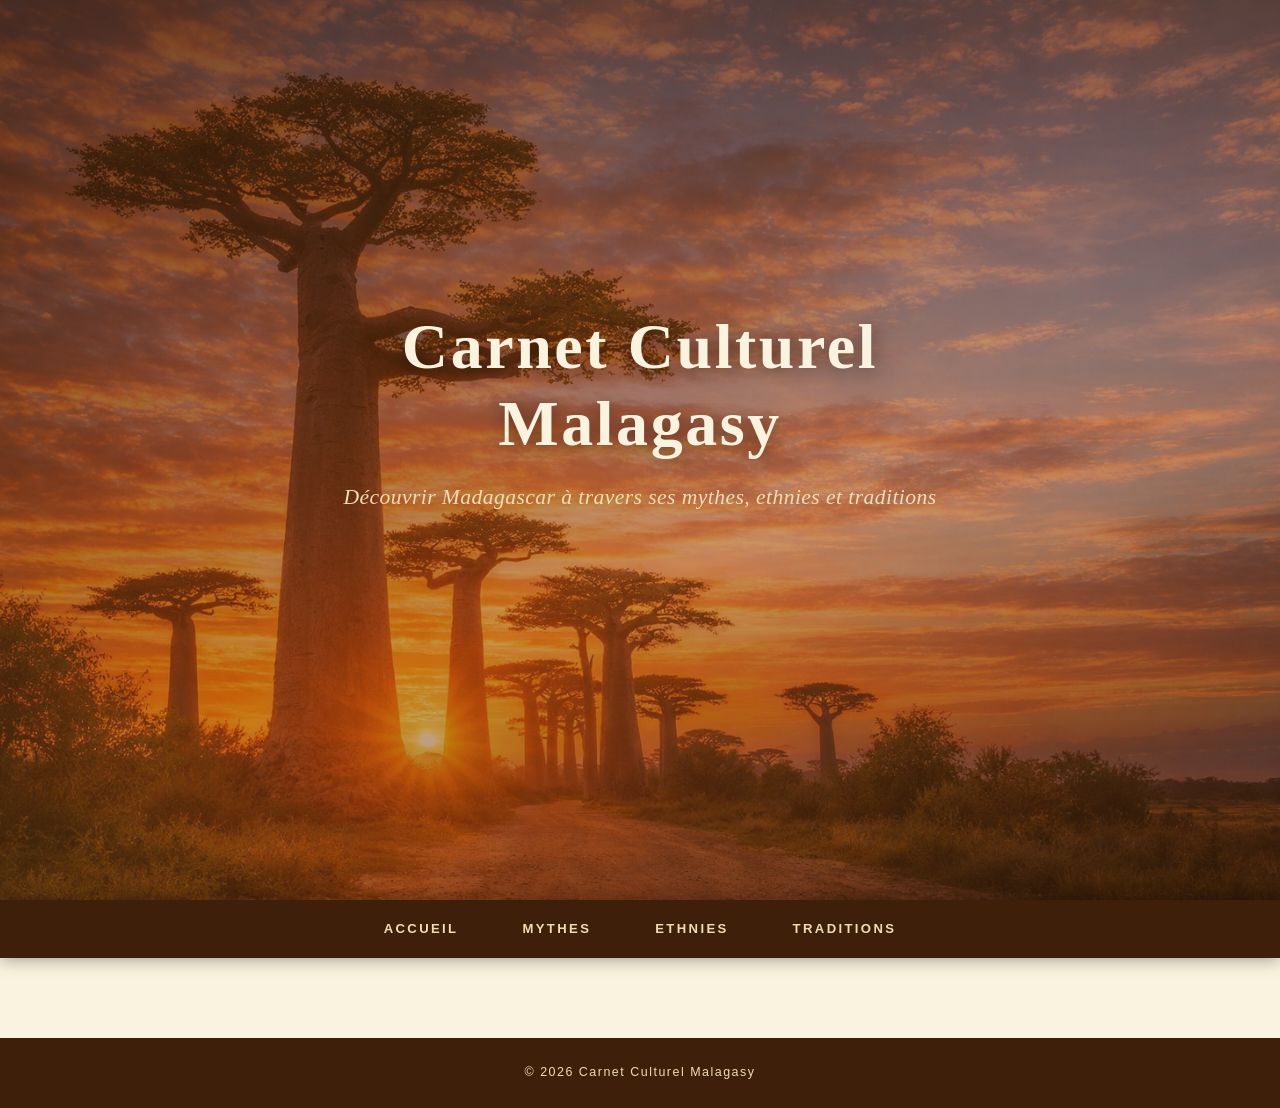
<file: index.html>
<!DOCTYPE html>
<html lang="fr">
  <!-- Google tag (gtag.js) -->
<script async src="https://www.googletagmanager.com/gtag/js?id=G-B24RDQBYN4"></script>
<script>
  window.dataLayer = window.dataLayer || [];
  function gtag(){dataLayer.push(arguments);}
  gtag('js', new Date());

  gtag('config', 'G-B24RDQBYN4');
</script>
<head>
  <meta charset="UTF-8">
  <meta name="viewport" content="width=device-width, initial-scale=1.0">
  <title>Carnet Culturel Malagasy</title>
  <link rel="stylesheet" href="style.css">
</head>
<body>
  <header id="index">
    <div class="textee">
      <h1>Carnet Culturel Malagasy</h1>
      <h2>Découvrir Madagascar à travers ses mythes, ethnies et traditions</h2>
    </div>
  </header>

  <nav id="main-nav">
    <a href="acceuil.html">Accueil</a>
    <a href="mythes.html">Mythes</a>
    <a href="ethnies.html">Ethnies</a>
    <a href="tradition.html">Traditions</a>
  </nav>

  <footer>
    <p>&copy; 2026 Carnet Culturel Malagasy</p>
  </footer>
</body>
</html>
</file>
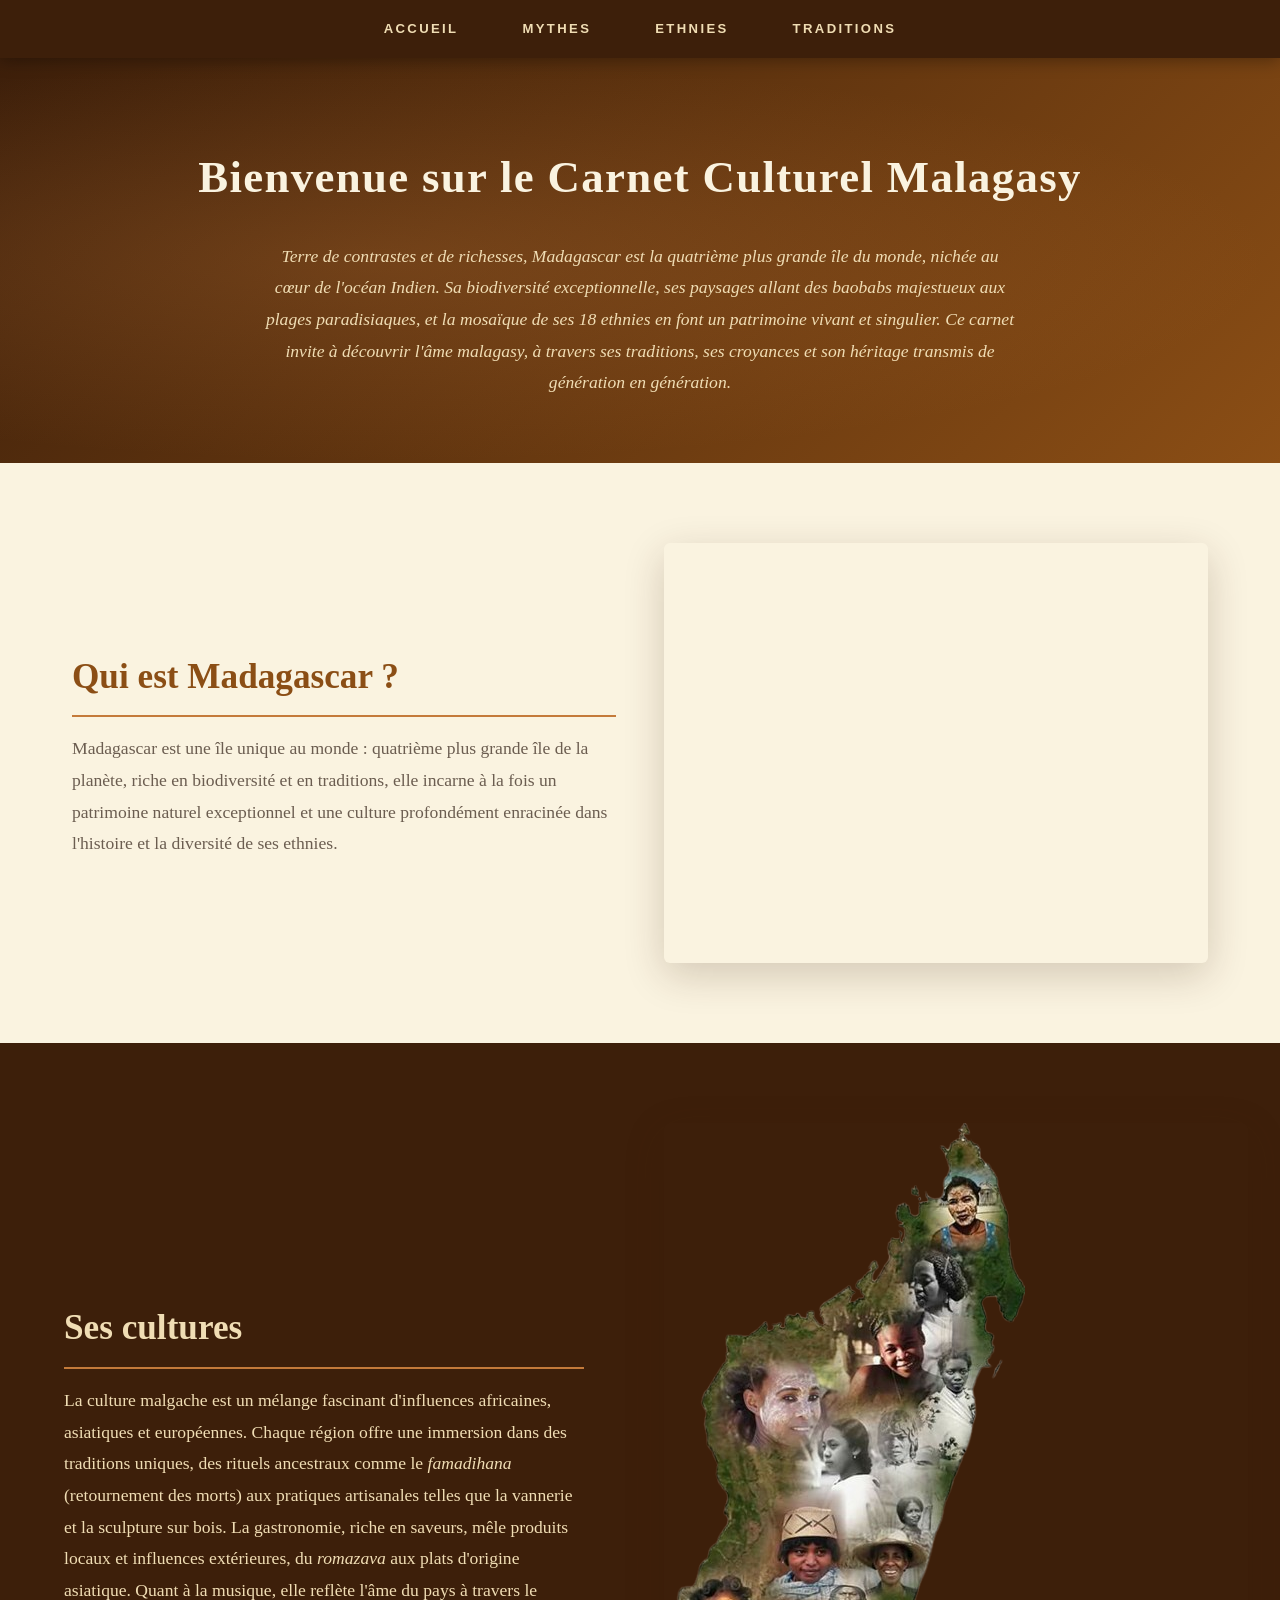
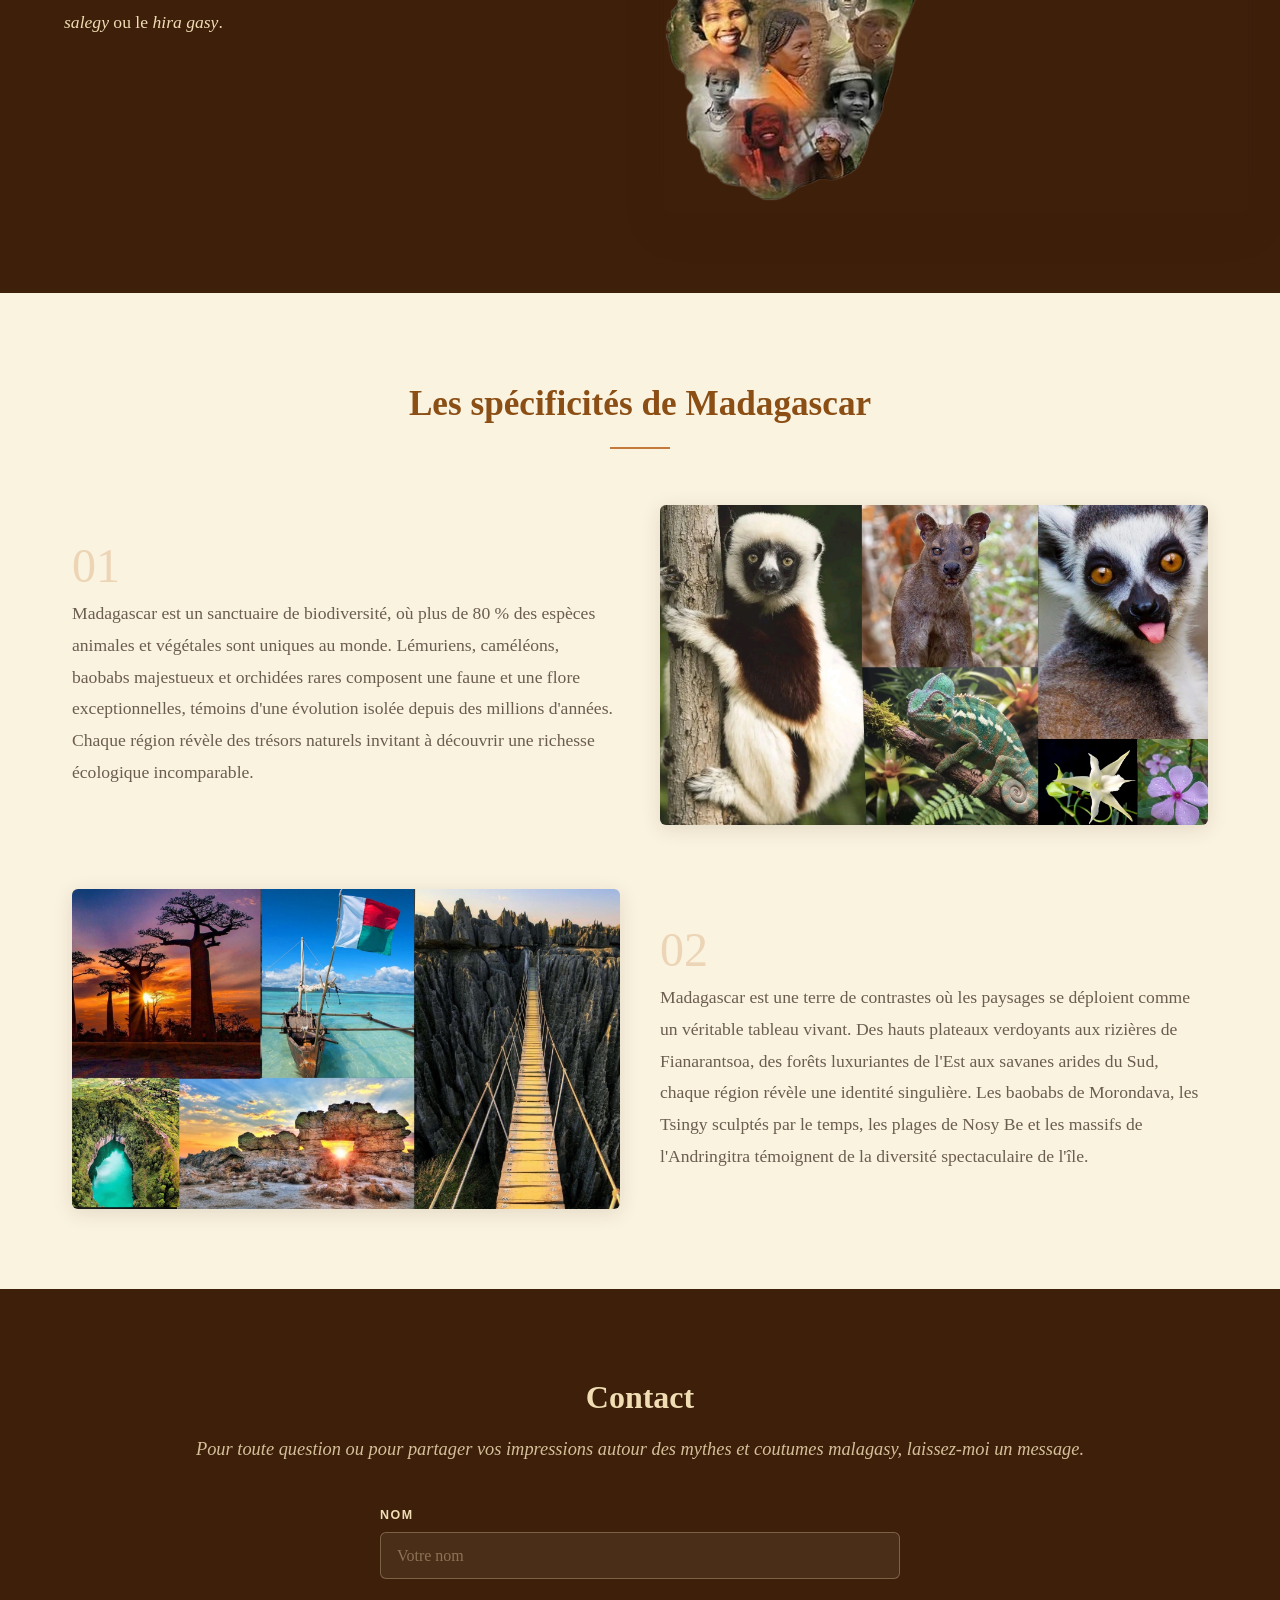
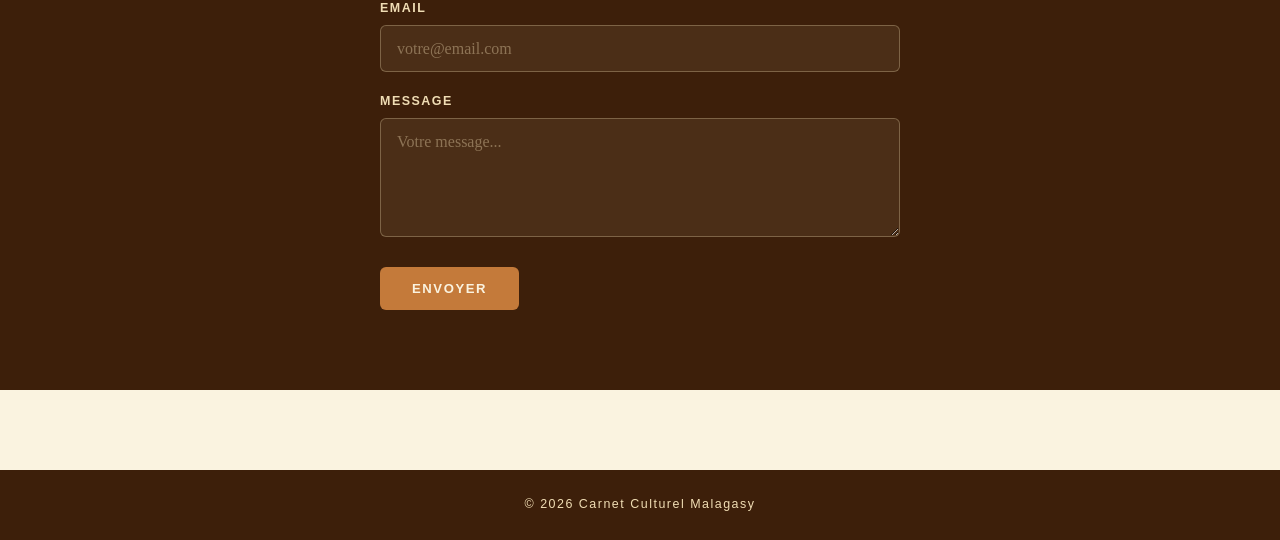
<file: acceuil.html>
<!DOCTYPE html>
<html lang="fr">
<head>
  <meta charset="UTF-8">
  <meta name="viewport" content="width=device-width, initial-scale=1.0">
  <link rel="stylesheet" href="style.css">
  <title>Accueil Carnet Culturel Malagasy</title>
</head>
<body class="acceuil">

  <nav id="main-nav">
    <a href="index.html">Accueil</a>
    <a href="mythes.html">Mythes</a>
    <a href="ethnies.html">Ethnies</a>
    <a href="tradition.html">Traditions</a>
  </nav>

  <header>
    <h1 class="titre">Bienvenue sur le Carnet Culturel Malagasy</h1>
    <p class="paragraph">
      Terre de contrastes et de richesses, Madagascar est la quatrième plus grande île du monde, nichée au cœur de l'océan Indien. Sa biodiversité exceptionnelle, ses paysages allant des baobabs majestueux aux plages paradisiaques, et la mosaïque de ses 18 ethnies en font un patrimoine vivant et singulier. Ce carnet invite à découvrir l'âme malagasy, à travers ses traditions, ses croyances et son héritage transmis de génération en génération.
    </p>
  </header>

  <section class="madagascar">
    <div class="texte">
      <h1 class="maaj">Qui est Madagascar ?</h1>
      <p>Madagascar est une île unique au monde : quatrième plus grande île de la planète, riche en biodiversité et en traditions, elle incarne à la fois un patrimoine naturel exceptionnel et une culture profondément enracinée dans l'histoire et la diversité de ses ethnies.</p>
    </div>
    <div class="image">
      <iframe
        src="https://www.google.com/maps/embed?pb=!1m18!1m12!1m3!1d7737935.256155999!2d41.572074043097096!3d-18.74063729178964!2m3!1f0!2f0!3f0!3m2!1i1024!2i768!4f13.1!3m3!1m2!1s0x21d1a4e3ea238545%3A0x5244e3c1977b1388!2sMadagascar!5e0!3m2!1sfr!2smg!4v1777376426556!5m2!1sfr!2smg"
        allowfullscreen
        loading="lazy"
        referrerpolicy="no-referrer-when-downgrade"
        title="Carte de Madagascar">
      </iframe>
    </div>
  </section>

  <section class="culture">
    <div class="texte2">
      <h1 class="maj">Ses cultures</h1>
      <p>La culture malgache est un mélange fascinant d'influences africaines, asiatiques et européennes. Chaque région offre une immersion dans des traditions uniques, des rituels ancestraux comme le <em>famadihana</em> (retournement des morts) aux pratiques artisanales telles que la vannerie et la sculpture sur bois. La gastronomie, riche en saveurs, mêle produits locaux et influences extérieures, du <em>romazava</em> aux plats d'origine asiatique. Quant à la musique, elle reflète l'âme du pays à travers le <em>salegy</em> ou le <em>hira gasy</em>.</p>
    </div>
    <div class="image2">
      <img src="foko.png" alt="Les ethnies de Madagascar">
    </div>
  </section>

  <div class="specificites">
    <h1>Les spécificités de Madagascar</h1>

    <div class="spec-block">
      <div class="spec-text">
        <span class="spec-num">01</span>
        <p>Madagascar est un sanctuaire de biodiversité, où plus de 80 % des espèces animales et végétales sont uniques au monde. Lémuriens, caméléons, baobabs majestueux et orchidées rares composent une faune et une flore exceptionnelles, témoins d'une évolution isolée depuis des millions d'années. Chaque région révèle des trésors naturels invitant à découvrir une richesse écologique incomparable.</p>
      </div>
      <div class="spec-img">
        <img src="faune.jpg" alt="Faune de Madagascar">
      </div>
    </div>

    <div class="spec-block reverse">
      <div class="spec-text">
        <span class="spec-num">02</span>
        <p>Madagascar est une terre de contrastes où les paysages se déploient comme un véritable tableau vivant. Des hauts plateaux verdoyants aux rizières de Fianarantsoa, des forêts luxuriantes de l'Est aux savanes arides du Sud, chaque région révèle une identité singulière. Les baobabs de Morondava, les Tsingy sculptés par le temps, les plages de Nosy Be et les massifs de l'Andringitra témoignent de la diversité spectaculaire de l'île.</p>
      </div>
      <div class="spec-img">
        <img src="animaux.jpg" alt="Paysages de Madagascar">
      </div>
    </div>
  </div>

  <section class="contact">
    <div class="texte3">
      <h1>Contact</h1>
      <p>Pour toute question ou pour partager vos impressions autour des mythes et coutumes malagasy, laissez-moi un message.</p>
    </div>
    <form>
      <div>
        <label for="name">Nom</label>
        <input type="text" id="name" name="name" placeholder="Votre nom" required>
      </div>
      <div>
        <label for="email">Email</label>
        <input type="email" id="email" name="email" placeholder="votre@email.com" required>
      </div>
      <div>
        <label for="message">Message</label>
        <textarea id="message" name="message" rows="5" placeholder="Votre message..." required></textarea>
      </div>
      <button type="submit">Envoyer</button>
    </form>
  </section>

  <footer>
    <p>&copy; 2026 Carnet Culturel Malagasy</p>
  </footer>


</body>
</html>
</file>
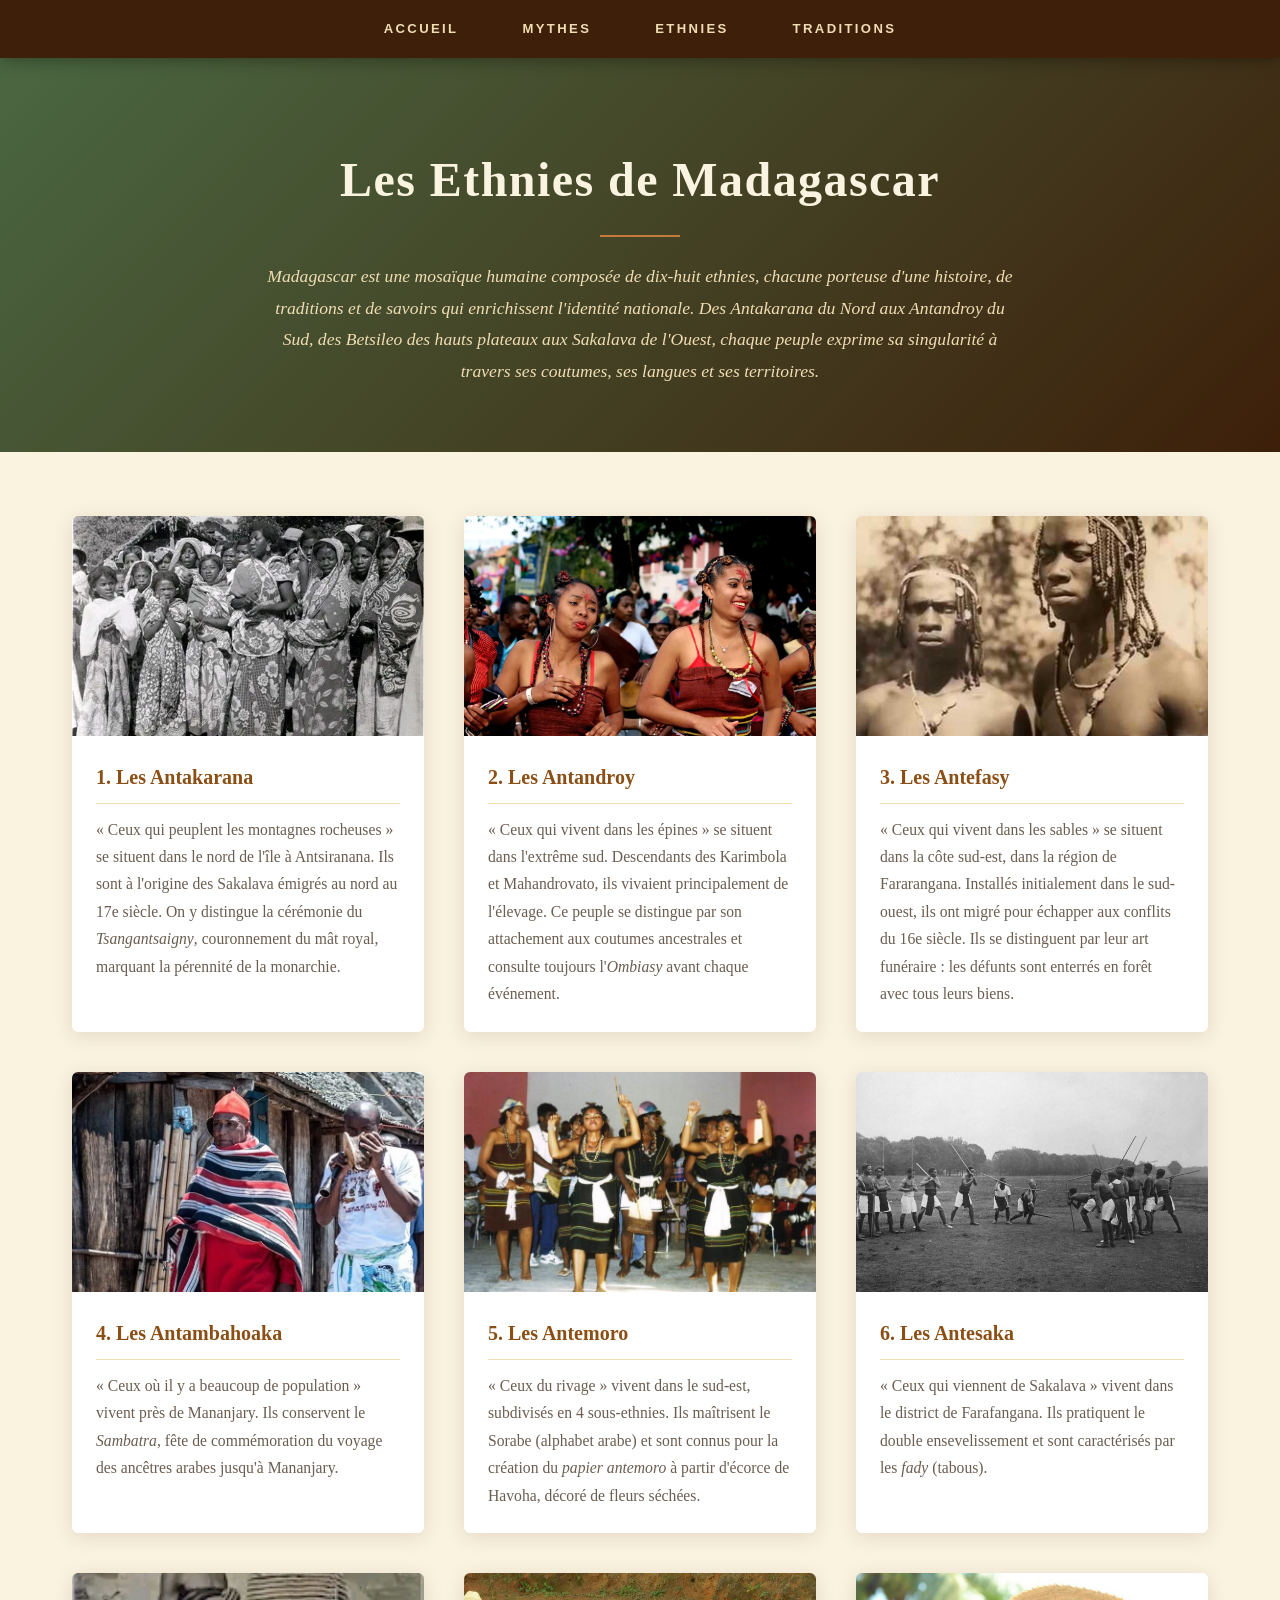
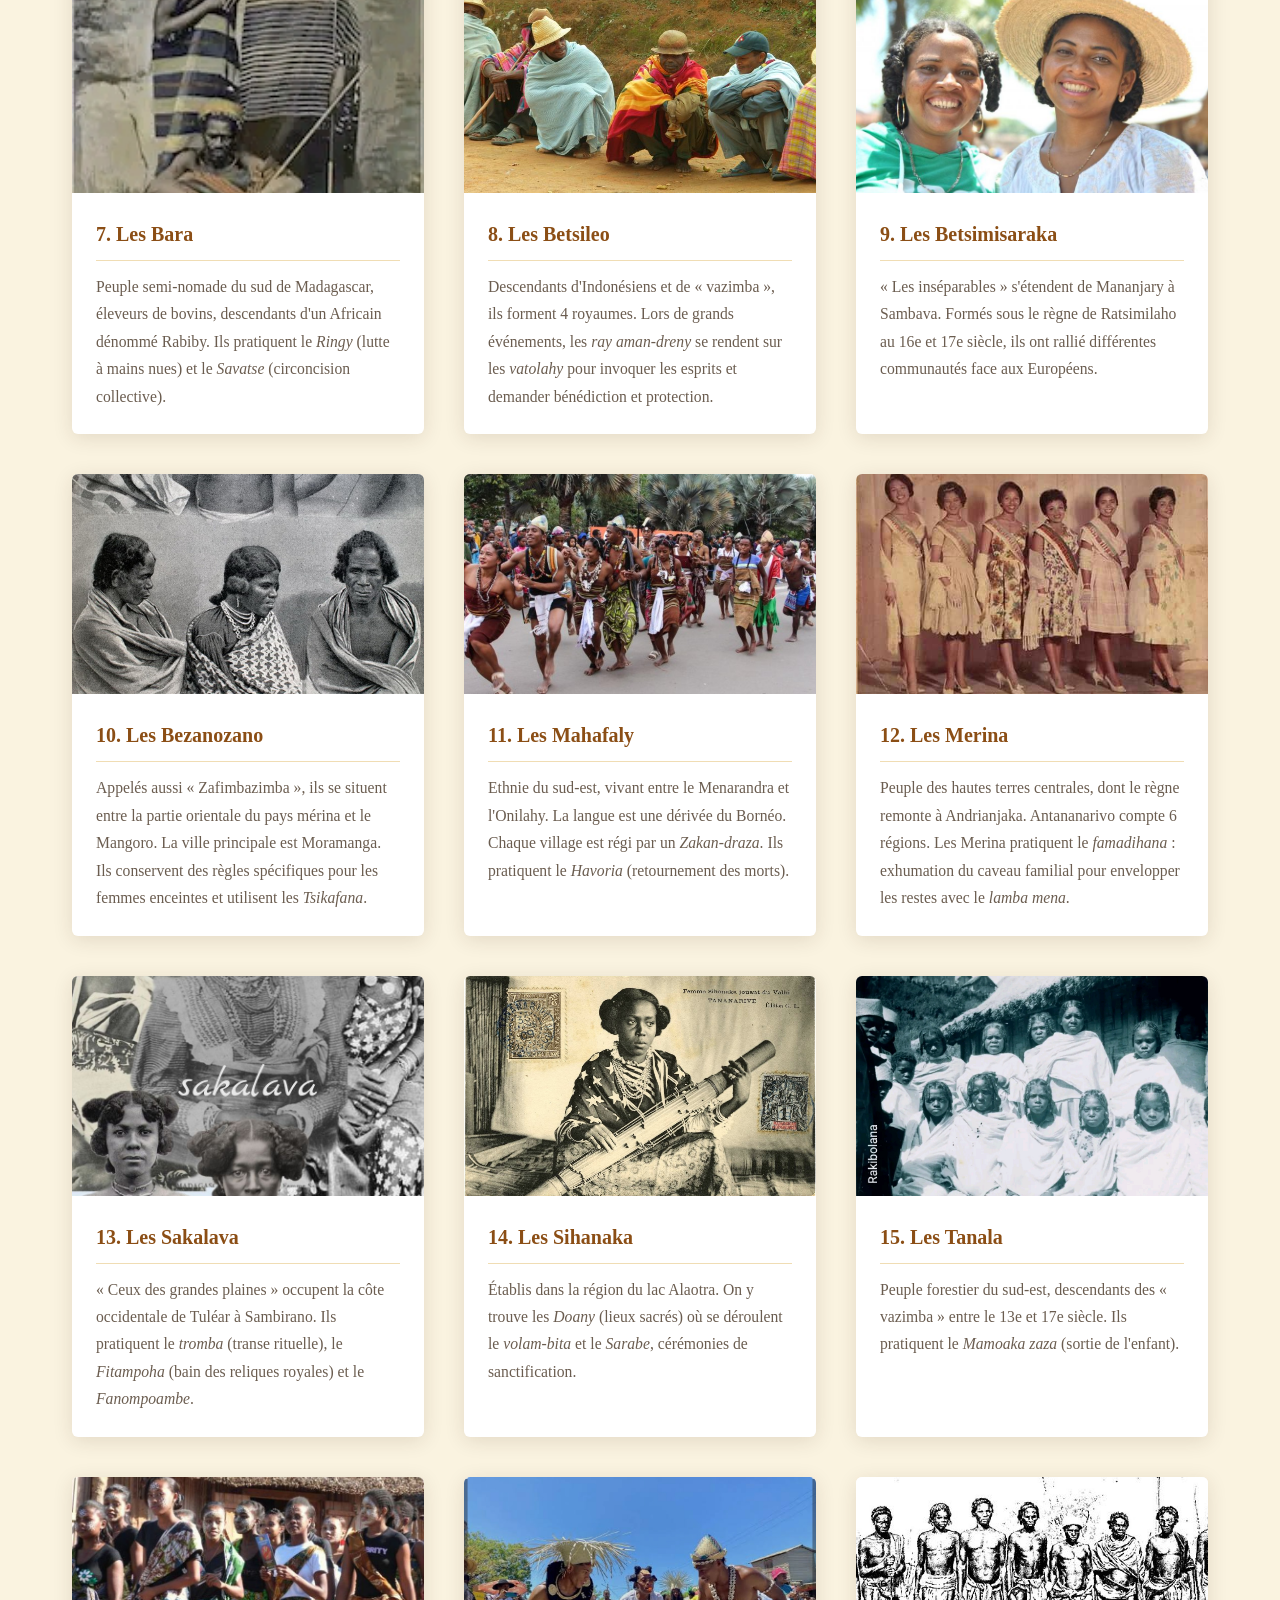
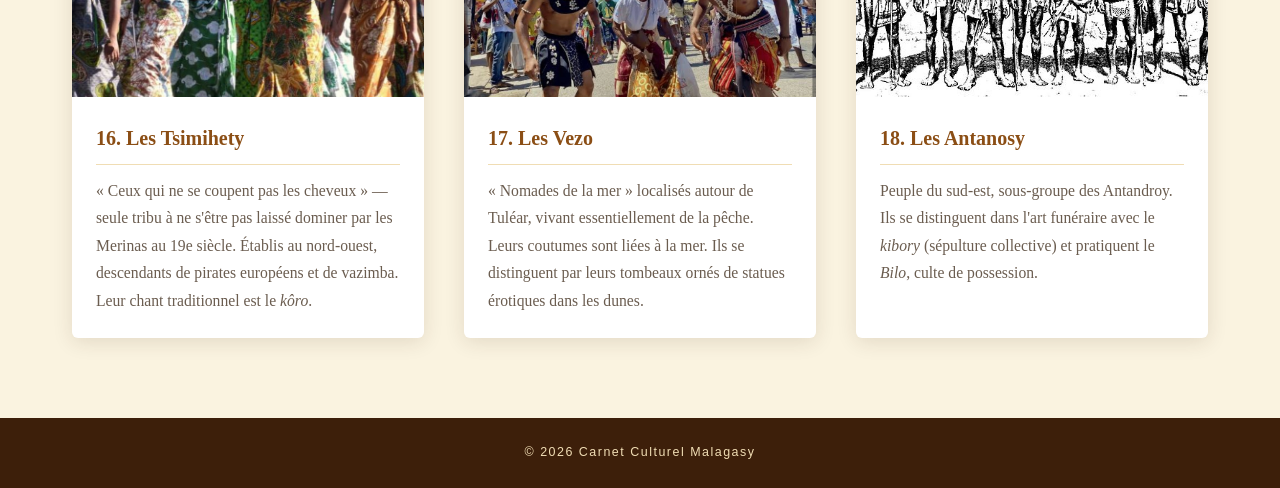
<file: ethnies.html>
<!DOCTYPE html>
<html lang="fr">
<head>
  <meta charset="UTF-8">
  <meta name="viewport" content="width=device-width, initial-scale=1.0">
  <link rel="stylesheet" href="style.css">
  <title>Ethnies — Carnet Culturel Malagasy</title>
</head>
<body id="ethnies">

  <nav id="main-nav">
    <a href="index.html">Accueil</a>
    <a href="mythes.html">Mythes</a>
    <a href="ethnies.html">Ethnies</a>
    <a href="tradition.html">Traditions</a>
  </nav>

  <header>
    <h1 class="eth">Les Ethnies de Madagascar</h1>
    <p>Madagascar est une mosaïque humaine composée de dix-huit ethnies, chacune porteuse d'une histoire, de traditions et de savoirs qui enrichissent l'identité nationale. Des Antakarana du Nord aux Antandroy du Sud, des Betsileo des hauts plateaux aux Sakalava de l'Ouest, chaque peuple exprime sa singularité à travers ses coutumes, ses langues et ses territoires.</p>
  </header>

  <section class="foko">

    <article class="ethnie-card">
      <img src="antakarana.jpg" alt="Les Antakarana" loading="lazy">
      <div class="ethnie-card-body">
        <h2>1. Les Antakarana</h2>
        <p>« Ceux qui peuplent les montagnes rocheuses » se situent dans le nord de l'île à Antsiranana. Ils sont à l'origine des Sakalava émigrés au nord au 17e siècle. On y distingue la cérémonie du <em>Tsangantsaigny</em>, couronnement du mât royal, marquant la pérennité de la monarchie.</p>
      </div>
    </article>

    <article class="ethnie-card">
      <img src="antandroy.jpg" alt="Les Antandroy" loading="lazy">
      <div class="ethnie-card-body">
        <h2>2. Les Antandroy</h2>
        <p>« Ceux qui vivent dans les épines » se situent dans l'extrême sud. Descendants des Karimbola et Mahandrovato, ils vivaient principalement de l'élevage. Ce peuple se distingue par son attachement aux coutumes ancestrales et consulte toujours l'<em>Ombiasy</em> avant chaque événement.</p>
      </div>
    </article>

    <article class="ethnie-card">
      <img src="antefasy.jpg" alt="Les Antefasy" loading="lazy">
      <div class="ethnie-card-body">
        <h2>3. Les Antefasy</h2>
        <p>« Ceux qui vivent dans les sables » se situent dans la côte sud-est, dans la région de Fararangana. Installés initialement dans le sud-ouest, ils ont migré pour échapper aux conflits du 16e siècle. Ils se distinguent par leur art funéraire : les défunts sont enterrés en forêt avec tous leurs biens.</p>
      </div>
    </article>

    <article class="ethnie-card">
      <img src="antambahoaka.jpg" alt="Les Antambahoaka" loading="lazy">
      <div class="ethnie-card-body">
        <h2>4. Les Antambahoaka</h2>
        <p>« Ceux où il y a beaucoup de population » vivent près de Mananjary. Ils conservent le <em>Sambatra</em>, fête de commémoration du voyage des ancêtres arabes jusqu'à Mananjary.</p>
      </div>
    </article>

    <article class="ethnie-card">
      <img src="antemoro.jpg" alt="Les Antemoro" loading="lazy">
      <div class="ethnie-card-body">
        <h2>5. Les Antemoro</h2>
        <p>« Ceux du rivage » vivent dans le sud-est, subdivisés en 4 sous-ethnies. Ils maîtrisent le Sorabe (alphabet arabe) et sont connus pour la création du <em>papier antemoro</em> à partir d'écorce de Havoha, décoré de fleurs séchées.</p>
      </div>
    </article>

    <article class="ethnie-card">
      <img src="antesaka.jpg" alt="Les Antesaka" loading="lazy">
      <div class="ethnie-card-body">
        <h2>6. Les Antesaka</h2>
        <p>« Ceux qui viennent de Sakalava » vivent dans le district de Farafangana. Ils pratiquent le double ensevelissement et sont caractérisés par les <em>fady</em> (tabous).</p>
      </div>
    </article>

    <article class="ethnie-card">
      <img src="bara.jpg" alt="Les Bara" loading="lazy">
      <div class="ethnie-card-body">
        <h2>7. Les Bara</h2>
        <p>Peuple semi-nomade du sud de Madagascar, éleveurs de bovins, descendants d'un Africain dénommé Rabiby. Ils pratiquent le <em>Ringy</em> (lutte à mains nues) et le <em>Savatse</em> (circoncision collective).</p>
      </div>
    </article>

    <article class="ethnie-card">
      <img src="betsileo.jpg" alt="Les Betsileo" loading="lazy">
      <div class="ethnie-card-body">
        <h2>8. Les Betsileo</h2>
        <p>Descendants d'Indonésiens et de « vazimba », ils forment 4 royaumes. Lors de grands événements, les <em>ray aman-dreny</em> se rendent sur les <em>vatolahy</em> pour invoquer les esprits et demander bénédiction et protection.</p>
      </div>
    </article>

    <article class="ethnie-card">
      <img src="betsimisaraka.jpg" alt="Les Betsimisaraka" loading="lazy">
      <div class="ethnie-card-body">
        <h2>9. Les Betsimisaraka</h2>
        <p>« Les inséparables » s'étendent de Mananjary à Sambava. Formés sous le règne de Ratsimilaho au 16e et 17e siècle, ils ont rallié différentes communautés face aux Européens.</p>
      </div>
    </article>

    <article class="ethnie-card">
      <img src="bezanozano.jpg" alt="Les Bezanozano" loading="lazy">
      <div class="ethnie-card-body">
        <h2>10. Les Bezanozano</h2>
        <p>Appelés aussi « Zafimbazimba », ils se situent entre la partie orientale du pays mérina et le Mangoro. La ville principale est Moramanga. Ils conservent des règles spécifiques pour les femmes enceintes et utilisent les <em>Tsikafana</em>.</p>
      </div>
    </article>

    <article class="ethnie-card">
      <img src="mahafaly.jpg" alt="Les Mahafaly" loading="lazy">
      <div class="ethnie-card-body">
        <h2>11. Les Mahafaly</h2>
        <p>Ethnie du sud-est, vivant entre le Menarandra et l'Onilahy. La langue est une dérivée du Bornéo. Chaque village est régi par un <em>Zakan-draza</em>. Ils pratiquent le <em>Havoria</em> (retournement des morts).</p>
      </div>
    </article>

    <article class="ethnie-card">
      <img src="merina.jpg" alt="Les Merina" loading="lazy">
      <div class="ethnie-card-body">
        <h2>12. Les Merina</h2>
        <p>Peuple des hautes terres centrales, dont le règne remonte à Andrianjaka. Antananarivo compte 6 régions. Les Merina pratiquent le <em>famadihana</em> : exhumation du caveau familial pour envelopper les restes avec le <em>lamba mena</em>.</p>
      </div>
    </article>

    <article class="ethnie-card">
      <img src="sakalava.jpg" alt="Les Sakalava" loading="lazy">
      <div class="ethnie-card-body">
        <h2>13. Les Sakalava</h2>
        <p>« Ceux des grandes plaines » occupent la côte occidentale de Tuléar à Sambirano. Ils pratiquent le <em>tromba</em> (transe rituelle), le <em>Fitampoha</em> (bain des reliques royales) et le <em>Fanompoambe</em>.</p>
      </div>
    </article>

    <article class="ethnie-card">
      <img src="sihanaka.jpg" alt="Les Sihanaka" loading="lazy">
      <div class="ethnie-card-body">
        <h2>14. Les Sihanaka</h2>
        <p>Établis dans la région du lac Alaotra. On y trouve les <em>Doany</em> (lieux sacrés) où se déroulent le <em>volam-bita</em> et le <em>Sarabe</em>, cérémonies de sanctification.</p>
      </div>
    </article>

    <article class="ethnie-card">
      <img src="tanala.jpg" alt="Les Tanala" loading="lazy">
      <div class="ethnie-card-body">
        <h2>15. Les Tanala</h2>
        <p>Peuple forestier du sud-est, descendants des « vazimba » entre le 13e et 17e siècle. Ils pratiquent le <em>Mamoaka zaza</em> (sortie de l'enfant).</p>
      </div>
    </article>

    <article class="ethnie-card">
      <img src="tsimihety.jpg" alt="Les Tsimihety" loading="lazy">
      <div class="ethnie-card-body">
        <h2>16. Les Tsimihety</h2>
        <p>« Ceux qui ne se coupent pas les cheveux » — seule tribu à ne s'être pas laissé dominer par les Merinas au 19e siècle. Établis au nord-ouest, descendants de pirates européens et de vazimba. Leur chant traditionnel est le <em>kôro</em>.</p>
      </div>
    </article>

    <article class="ethnie-card">
      <img src="vezo.jpg" alt="Les Vezo" loading="lazy">
      <div class="ethnie-card-body">
        <h2>17. Les Vezo</h2>
        <p>« Nomades de la mer » localisés autour de Tuléar, vivant essentiellement de la pêche. Leurs coutumes sont liées à la mer. Ils se distinguent par leurs tombeaux ornés de statues érotiques dans les dunes.</p>
      </div>
    </article>

    <article class="ethnie-card">
      <img src="antanosy.jpg" alt="Les Antanosy" loading="lazy">
      <div class="ethnie-card-body">
        <h2>18. Les Antanosy</h2>
        <p>Peuple du sud-est, sous-groupe des Antandroy. Ils se distinguent dans l'art funéraire avec le <em>kibory</em> (sépulture collective) et pratiquent le <em>Bilo</em>, culte de possession.</p>
      </div>
    </article>

  </section>

  <footer>
    <p>&copy; 2026 Carnet Culturel Malagasy</p>
  </footer>


</body>
</html>
</file>
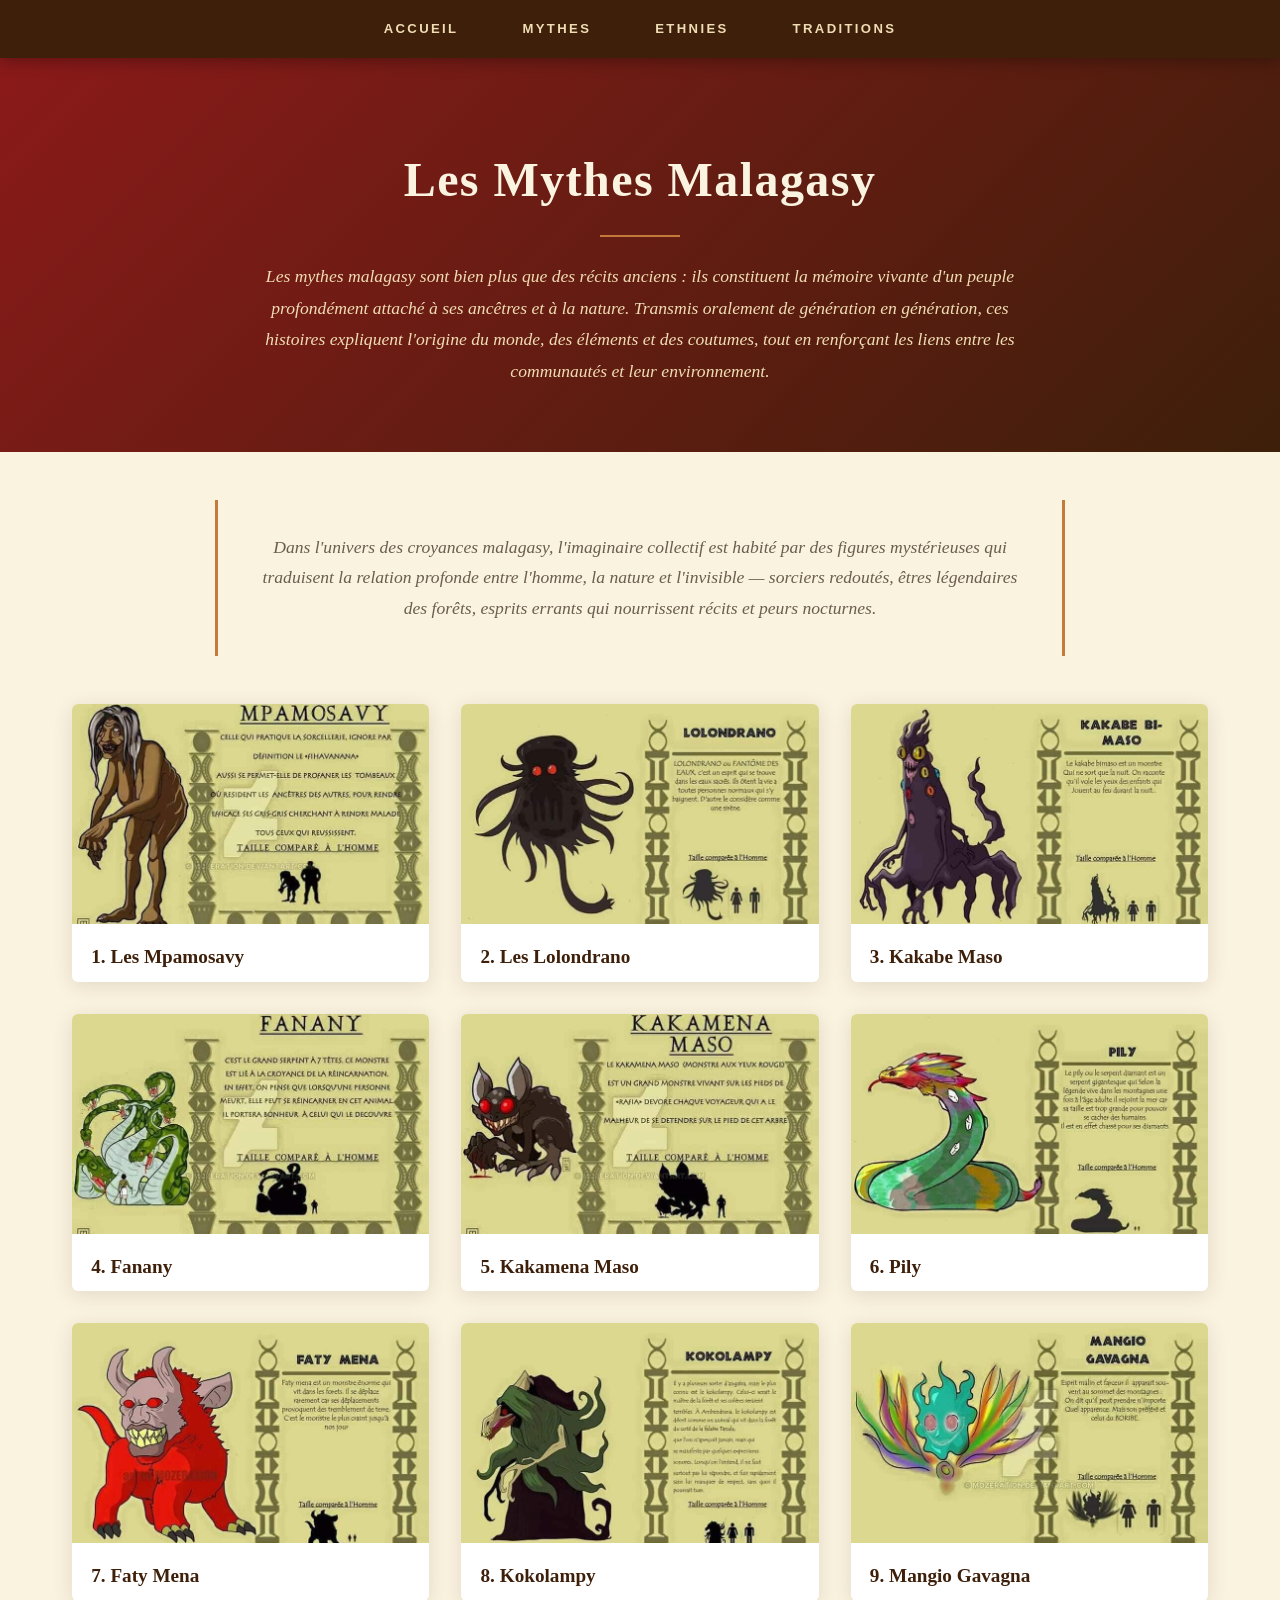
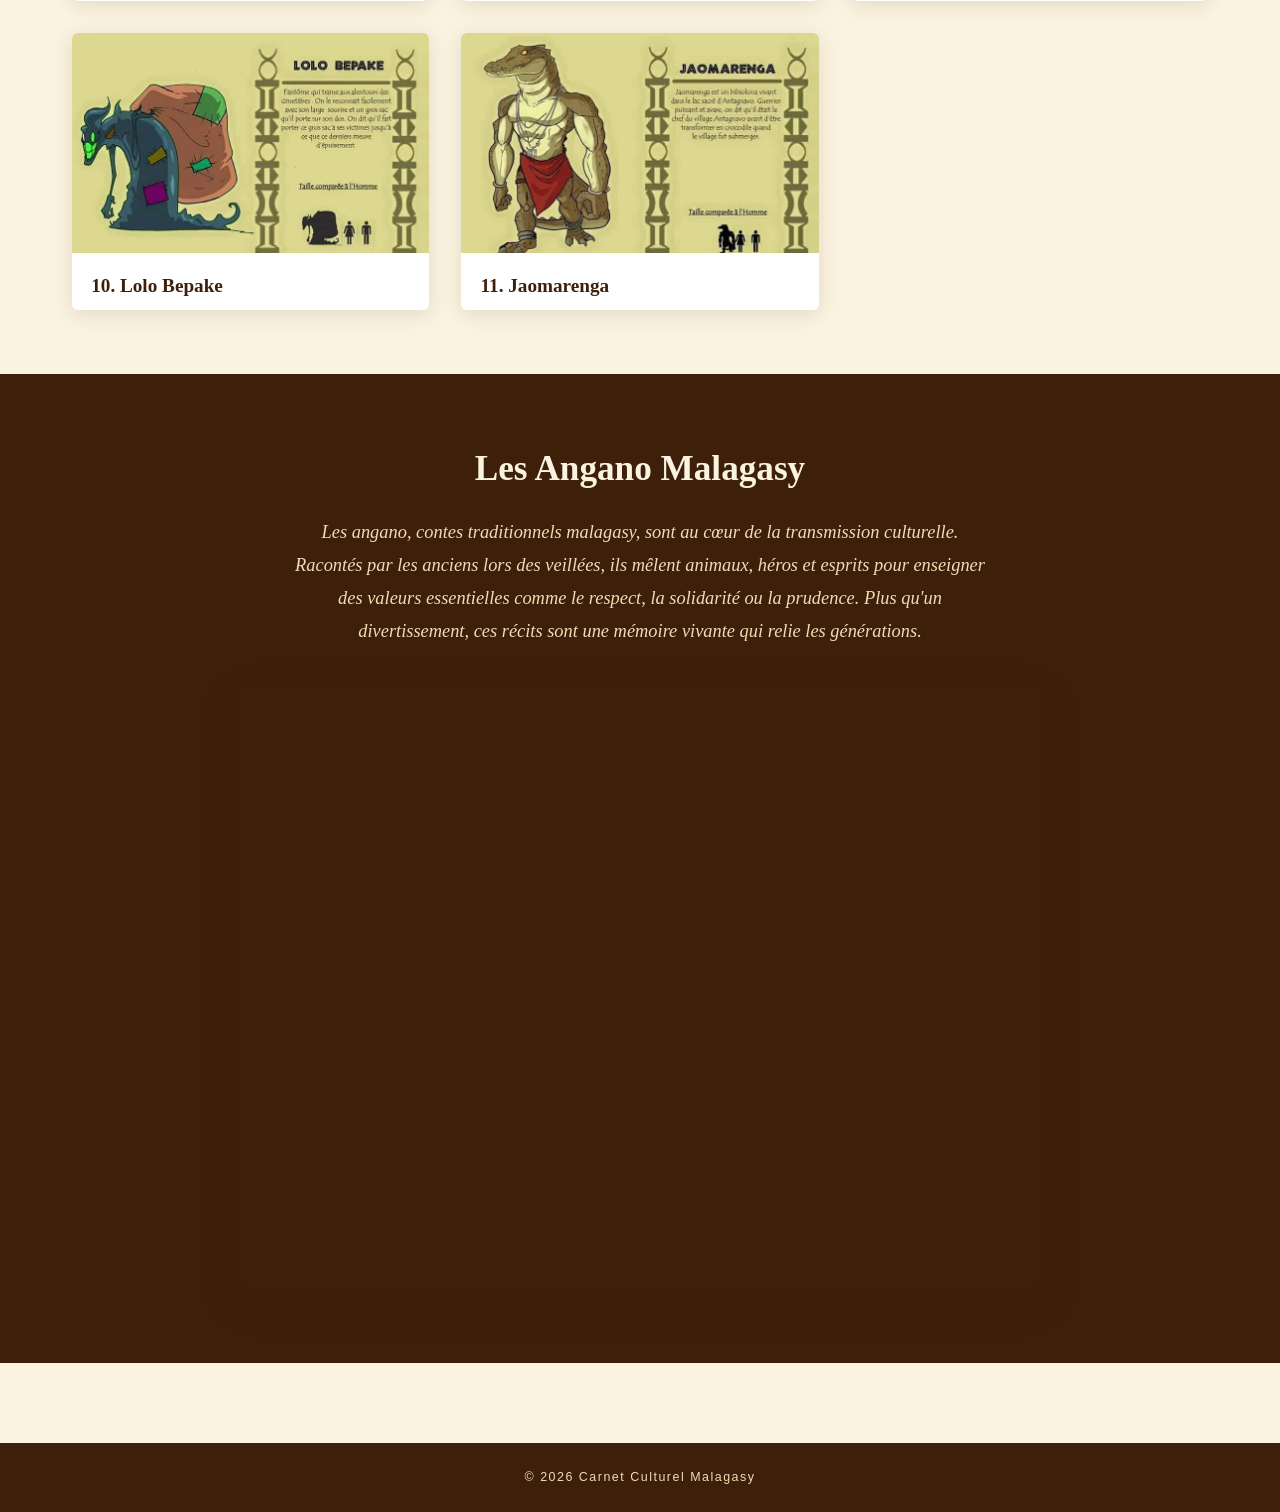
<file: mythes.html>
<!DOCTYPE html>
<html lang="fr">
<head>
  <meta charset="UTF-8">
  <meta name="viewport" content="width=device-width, initial-scale=1.0">
  <link rel="stylesheet" href="style.css">
  <title>Mythes — Carnet Culturel Malagasy</title>
</head>
<body id="mythes">

  <nav id="main-nav">
    <a href="index.html">Accueil</a>
    <a href="mythes.html">Mythes</a>
    <a href="ethnies.html">Ethnies</a>
    <a href="tradition.html">Traditions</a>
  </nav>

  <header class="titre2">
    <h1 class="mytheee">Les Mythes Malagasy</h1>
    <p>Les mythes malagasy sont bien plus que des récits anciens : ils constituent la mémoire vivante d'un peuple profondément attaché à ses ancêtres et à la nature. Transmis oralement de génération en génération, ces histoires expliquent l'origine du monde, des éléments et des coutumes, tout en renforçant les liens entre les communautés et leur environnement.</p>
  </header>

  <blockquote class="intro-mythes">
    Dans l'univers des croyances malagasy, l'imaginaire collectif est habité par des figures mystérieuses qui traduisent la relation profonde entre l'homme, la nature et l'invisible — sorciers redoutés, êtres légendaires des forêts, esprits errants qui nourrissent récits et peurs nocturnes.
  </blockquote>

  <div class="mythes-grid">

    <article class="mythe-card">
      <img src="mpamosavy.jpg" alt="Les Mpamosavy" loading="lazy">
      <h2>1. Les Mpamosavy</h2>
    </article>

    <article class="mythe-card">
      <img src="lolondrano.jpg" alt="Les Lolondrano" loading="lazy">
      <h2>2. Les Lolondrano</h2>
    </article>

    <article class="mythe-card">
      <img src="kakabemaso.jpg" alt="Kakabe Maso" loading="lazy">
      <h2>3. Kakabe Maso</h2>
    </article>

    <article class="mythe-card">
      <img src="fanany.jpg" alt="Fanany" loading="lazy">
      <h2>4. Fanany</h2>
    </article>

    <article class="mythe-card">
      <img src="kakamenamaso.jpg" alt="Kakamena Maso" loading="lazy">
      <h2>5. Kakamena Maso</h2>
    </article>

    <article class="mythe-card">
      <img src="pily.jpg" alt="Pily" loading="lazy">
      <h2>6. Pily</h2>
    </article>

    <article class="mythe-card">
      <img src="fatymena.jpg" alt="Faty Mena" loading="lazy">
      <h2>7. Faty Mena</h2>
    </article>

    <article class="mythe-card">
      <img src="kokolampy.jpg" alt="Kokolampy" loading="lazy">
      <h2>8. Kokolampy</h2>
    </article>

    <article class="mythe-card">
      <img src="mangio gavagna.jpg" alt="Mangio Gavagna" loading="lazy">
      <h2>9. Mangio Gavagna</h2>
    </article>

    <article class="mythe-card">
      <img src="lolobepake.jpg" alt="Lolo Bepake" loading="lazy">
      <h2>10. Lolo Bepake</h2>
    </article>

    <article class="mythe-card">
      <img src="jaomarenga.jpg" alt="Jaomarenga" loading="lazy">
      <h2>11. Jaomarenga</h2>
    </article>

  </div>

  <section class="angano-section">
    <h1>Les Angano Malagasy</h1>
    <p>Les angano, contes traditionnels malagasy, sont au cœur de la transmission culturelle. Racontés par les anciens lors des veillées, ils mêlent animaux, héros et esprits pour enseigner des valeurs essentielles comme le respect, la solidarité ou la prudence. Plus qu'un divertissement, ces récits sont une mémoire vivante qui relie les générations.</p>
    <iframe
      src="https://kilonga.wordpress.com/angano-sy-tantara/"
      width="800"
      height="600"
      title="Angano Malagasy"
      loading="lazy">
    </iframe>
  </section>

  <footer>
    <p>&copy; 2026 Carnet Culturel Malagasy</p>
  </footer>
</body>
</html>
</file>
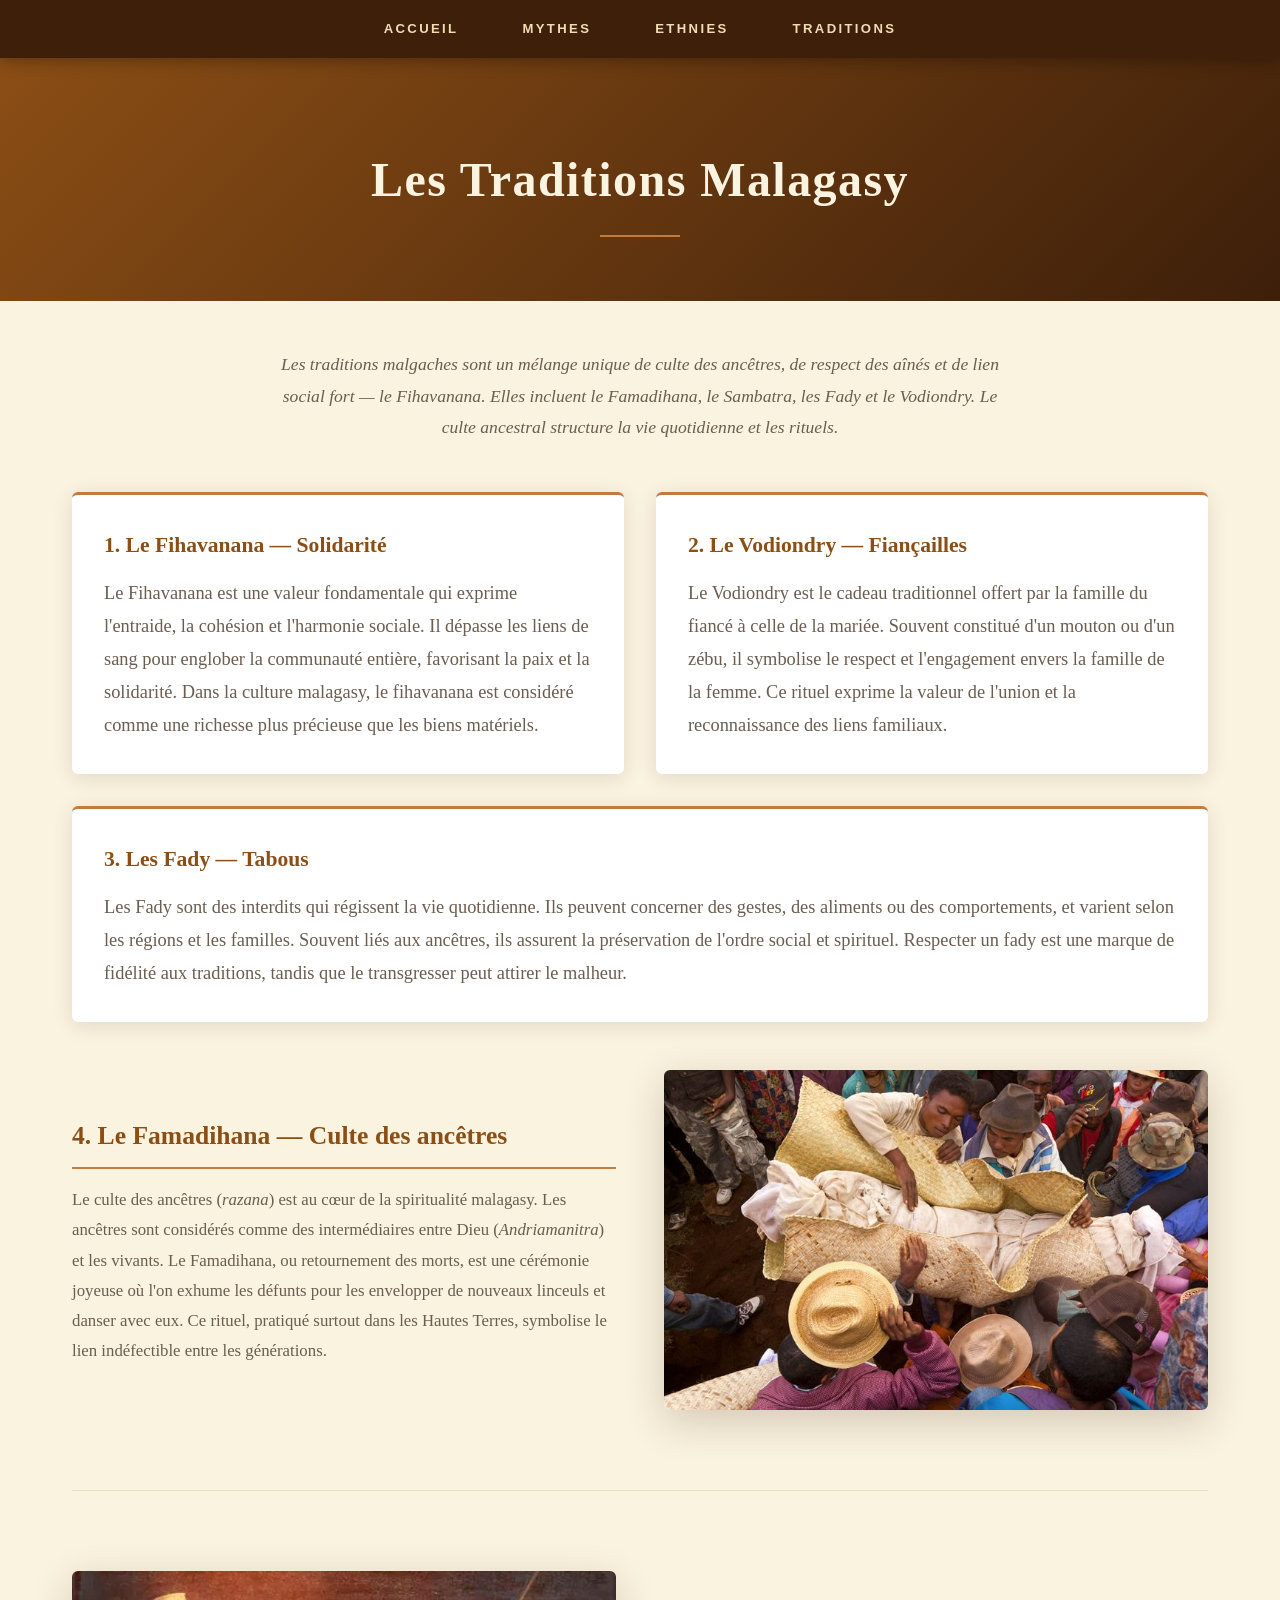
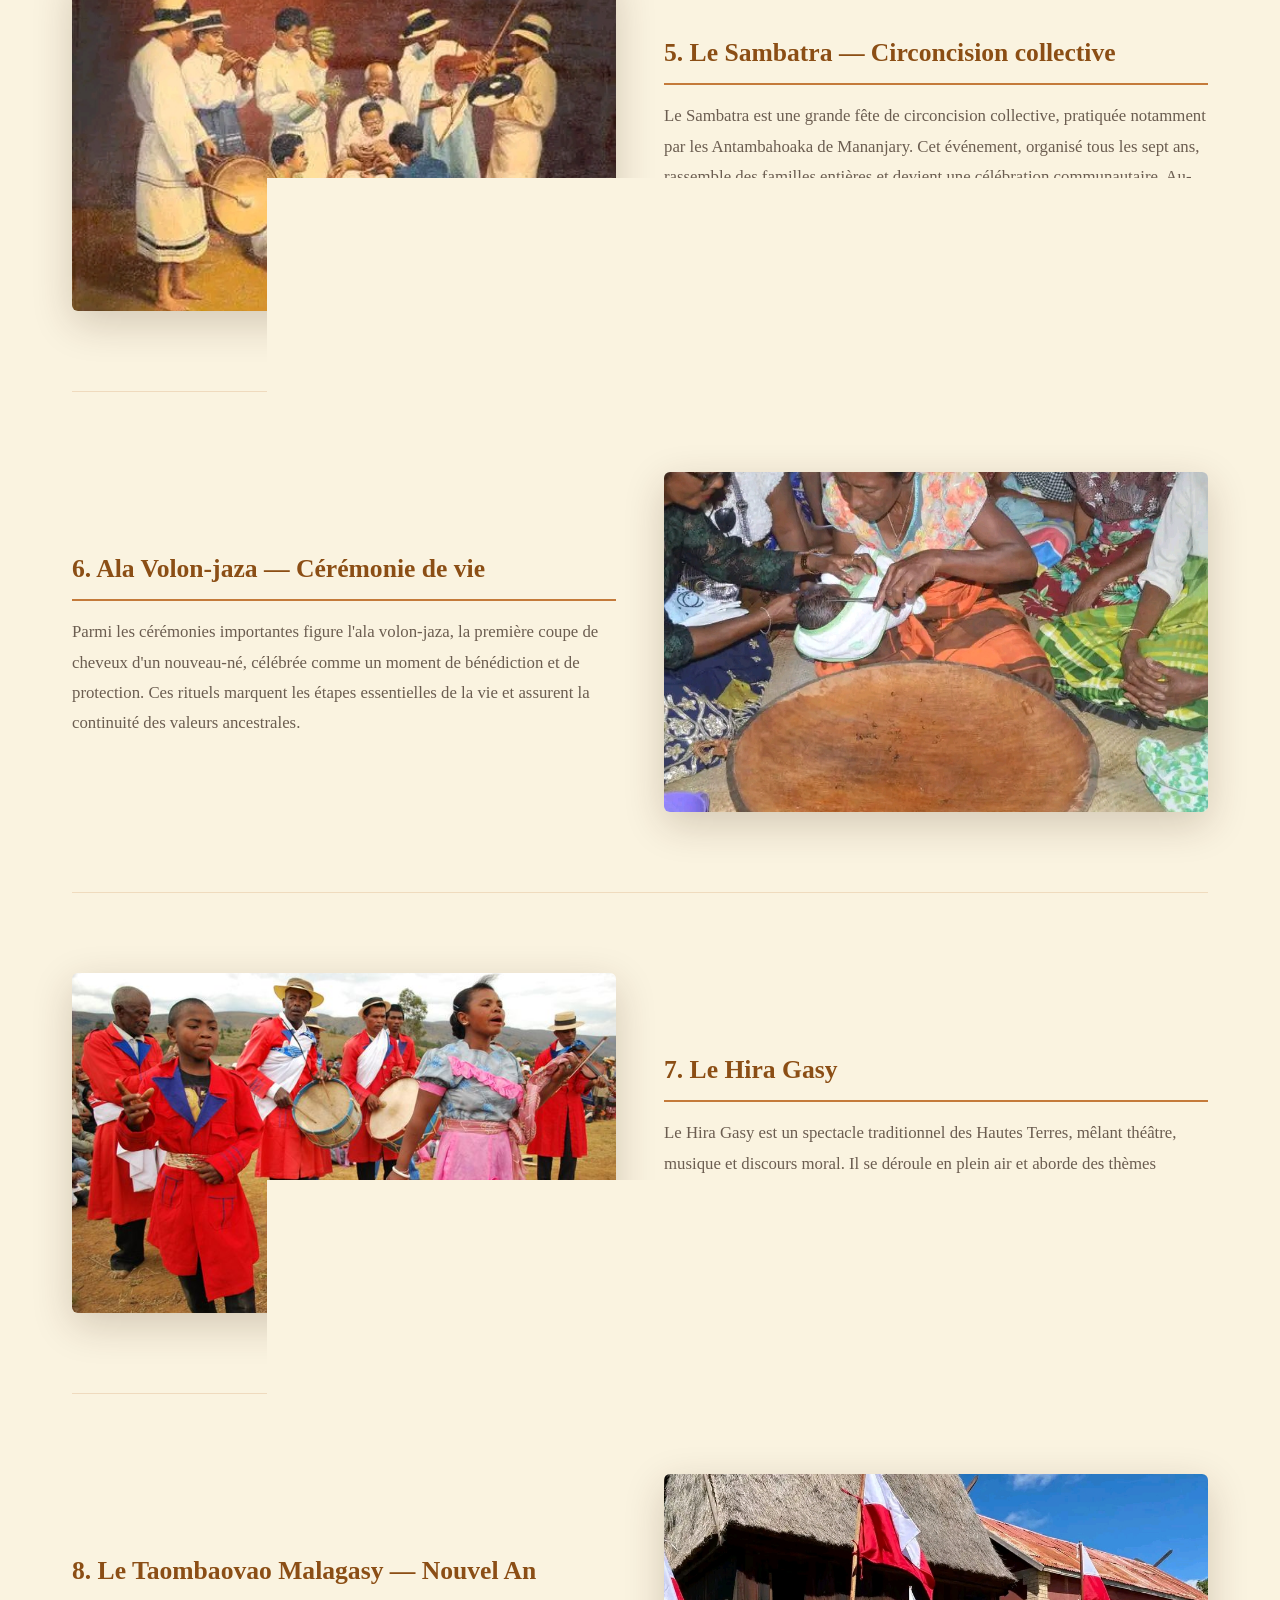
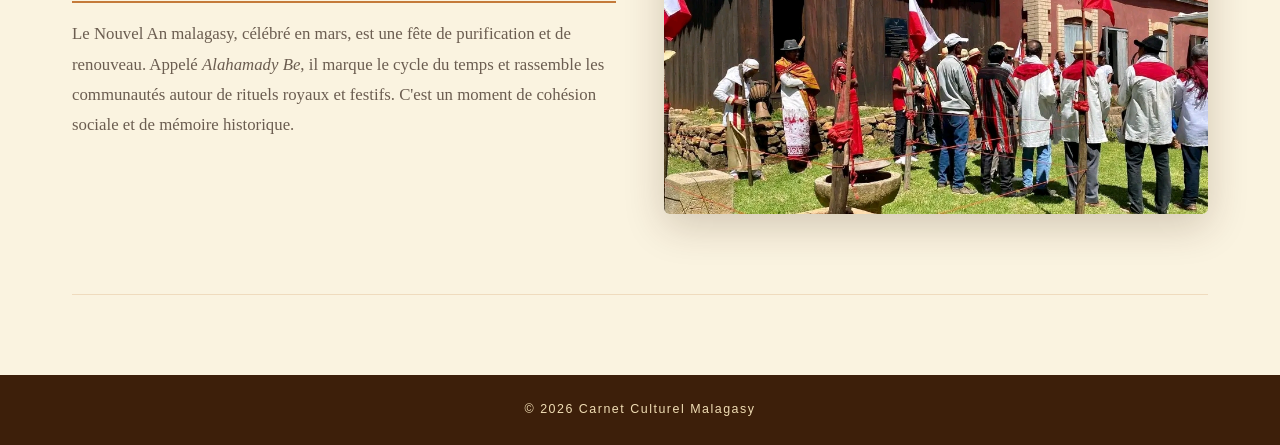
<file: tradition.html>
<!DOCTYPE html>
<html lang="fr">
<head>
  <meta charset="UTF-8">
  <meta name="viewport" content="width=device-width, initial-scale=1.0">
  <link rel="stylesheet" href="style.css">
  <title>Traditions — Carnet Culturel Malagasy</title>
</head>
<body id="traditions">

  <nav id="main-nav">
    <a href="index.html">Accueil</a>
    <a href="mythes.html">Mythes</a>
    <a href="ethnies.html">Ethnies</a>
    <a href="tradition.html">Traditions</a>
  </nav>

  <header>
    <h1 class="trad">Les Traditions Malagasy</h1>
  </header>

  <p class="intro-trad">
    Les traditions malgaches sont un mélange unique de culte des ancêtres, de respect des aînés et de lien social fort — le <em>Fihavanana</em>. Elles incluent le <em>Famadihana</em>, le <em>Sambatra</em>, les <em>Fady</em> et le <em>Vodiondry</em>. Le culte ancestral structure la vie quotidienne et les rituels.
  </p>

  <div class="gride">
    <div class="grid1">
      <h2>1. Le Fihavanana — Solidarité</h2>
      <p>Le Fihavanana est une valeur fondamentale qui exprime l'entraide, la cohésion et l'harmonie sociale. Il dépasse les liens de sang pour englober la communauté entière, favorisant la paix et la solidarité. Dans la culture malagasy, le fihavanana est considéré comme une richesse plus précieuse que les biens matériels.</p>
    </div>
    <div class="grid2">
      <h2>2. Le Vodiondry — Fiançailles</h2>
      <p>Le Vodiondry est le cadeau traditionnel offert par la famille du fiancé à celle de la mariée. Souvent constitué d'un mouton ou d'un zébu, il symbolise le respect et l'engagement envers la famille de la femme. Ce rituel exprime la valeur de l'union et la reconnaissance des liens familiaux.</p>
    </div>
    <div class="grid3">
      <h2>3. Les Fady — Tabous</h2>
      <p>Les Fady sont des interdits qui régissent la vie quotidienne. Ils peuvent concerner des gestes, des aliments ou des comportements, et varient selon les régions et les familles. Souvent liés aux ancêtres, ils assurent la préservation de l'ordre social et spirituel. Respecter un fady est une marque de fidélité aux traditions, tandis que le transgresser peut attirer le malheur.</p>
    </div>
  </div>

  <div class="tradition-block">

    <div class="tradition-item">
      <div class="tradition-text">
        <h2>4. Le Famadihana — Culte des ancêtres</h2>
        <p>Le culte des ancêtres (<em>razana</em>) est au cœur de la spiritualité malagasy. Les ancêtres sont considérés comme des intermédiaires entre Dieu (<em>Andriamanitra</em>) et les vivants. Le Famadihana, ou retournement des morts, est une cérémonie joyeuse où l'on exhume les défunts pour les envelopper de nouveaux linceuls et danser avec eux. Ce rituel, pratiqué surtout dans les Hautes Terres, symbolise le lien indéfectible entre les générations.</p>
      </div>
      <div class="tradition-img">
        <img src="famadihana.jpg" alt="Le Famadihana" loading="lazy">
      </div>
    </div>

    <div class="tradition-item reverse">
      <div class="tradition-text">
        <h2>5. Le Sambatra — Circoncision collective</h2>
        <p>Le Sambatra est une grande fête de circoncision collective, pratiquée notamment par les Antambahoaka de Mananjary. Cet événement, organisé tous les sept ans, rassemble des familles entières et devient une célébration communautaire. Au-delà du rite initiatique, il marque l'appartenance à la société et renforce les liens sociaux.</p>
      </div>
      <div class="tradition-img">
        <img src="famorana.jpg" alt="Le Sambatra" loading="lazy">
      </div>
    </div>

    <div class="tradition-item">
      <div class="tradition-text">
        <h2>6. Ala Volon-jaza — Cérémonie de vie</h2>
        <p>Parmi les cérémonies importantes figure l'ala volon-jaza, la première coupe de cheveux d'un nouveau-né, célébrée comme un moment de bénédiction et de protection. Ces rituels marquent les étapes essentielles de la vie et assurent la continuité des valeurs ancestrales.</p>
      </div>
      <div class="tradition-img">
        <img src="alavolo.jpg" alt="Ala Volon-jaza" loading="lazy">
      </div>
    </div>

    <div class="tradition-item reverse">
      <div class="tradition-text">
        <h2>7. Le Hira Gasy</h2>
        <p>Le Hira Gasy est un spectacle traditionnel des Hautes Terres, mêlant théâtre, musique et discours moral. Il se déroule en plein air et aborde des thèmes sociaux ou philosophiques, tout en divertissant la communauté. Cette forme d'art populaire illustre la transmission orale et la pédagogie culturelle.</p>
      </div>
      <div class="tradition-img">
        <img src="hiragasy.jpg" alt="Le Hira Gasy" loading="lazy">
      </div>
    </div>

    <div class="tradition-item">
      <div class="tradition-text">
        <h2>8. Le Taombaovao Malagasy — Nouvel An</h2>
        <p>Le Nouvel An malagasy, célébré en mars, est une fête de purification et de renouveau. Appelé <em>Alahamady Be</em>, il marque le cycle du temps et rassemble les communautés autour de rituels royaux et festifs. C'est un moment de cohésion sociale et de mémoire historique.</p>
      </div>
      <div class="tradition-img">
        <img src="taombaovao.jpg" alt="Nouvel An Malagasy" loading="lazy">
      </div>
    </div>

  </div>

  <footer>
    <p>&copy; 2026 Carnet Culturel Malagasy</p>
  </footer>


</body>
</html>
</file>
<file: style.css>
:root {
  --terre:    #c47a3a;
  --terre-fonce: #8b4e15;
  --sable:    #f0ddb4;
  --sable-clair: #faf3e0;
  --brun:     #3d1f0a;
  --vert:     #4a6741;
  --vert-clair: #6a8f62;
  --blanc:    #fefdfb;
  --gris:     #6b5d50;
  --rouge:    #8b1a1a;

  --font-titre:  'Playfair Display', Georgia, serif;
  --font-body:   'Cormorant Garamond', 'Times New Roman', serif;
  --font-ui:     'Lato', sans-serif;

  --radius:   6px;
  --shadow:   0 4px 20px rgba(61, 31, 10, 0.12);
  --shadow-lg: 0 12px 40px rgba(61, 31, 10, 0.2);
  --transition: 0.35s cubic-bezier(0.4, 0, 0.2, 1);

  --max-w: 1200px;
}

*, *::before, *::after {
  margin: 0;
  padding: 0;
  box-sizing: border-box;
}

html {
  scroll-behavior: smooth;
}

body {
  font-family: var(--font-body);
  font-size: 1.15rem;
  line-height: 1.75;
  color: var(--brun);
  background-color: var(--sable-clair);
}

img {
  display: block;
  max-width: 100%;
  height: auto;
}

a {
  color: inherit;
  text-decoration: none;
}

#main-nav {
  position: sticky;
  top: 0;
  z-index: 1000;
  background: var(--brun);
  display: flex;
  justify-content: center;
  align-items: center;
  gap: 0;
  padding: 0;
  box-shadow: 0 2px 16px rgba(0,0,0,0.35);
}

#main-nav a {
  font-family: var(--font-ui);
  font-size: 0.82rem;
  font-weight: 700;
  letter-spacing: 0.18em;
  text-transform: uppercase;
  color: var(--sable);
  padding: 1.1rem 2rem;
  position: relative;
  transition: color var(--transition);
}

#main-nav a::after {
  content: '';
  position: absolute;
  bottom: 0;
  left: 50%;
  transform: translateX(-50%);
  width: 0;
  height: 2px;
  background: var(--terre);
  transition: width var(--transition);
}

#main-nav a:hover {
  color: var(--sable-clair);
}

#main-nav a:hover::after {
  width: 60%;
}

footer {
  background: var(--brun);
  color: var(--sable);
  text-align: center;
  padding: 1.5rem;
  font-family: var(--font-ui);
  font-size: 0.78rem;
  letter-spacing: 0.12em;
  margin-top: 5rem;
}


#index {
  background: url(fond2.jpeg) center / cover no-repeat;
  min-height: 100vh;
  display: flex;
  flex-direction: column;
  justify-content: center;
  align-items: center;
  text-align: center;
  position: relative;
  padding: 2rem;
}

#index::before {
  content: '';
  position: absolute;
  inset: 0;
  background: linear-gradient(
    160deg,
    rgba(61, 31, 10, 0.72) 0%,
    rgba(139, 78, 21, 0.45) 60%,
    rgba(61, 31, 10, 0.65) 100%
  );
}

.textee {
  position: relative;
  z-index: 1;
  max-width: 700px;
  animation: fadeUp 1s ease both;
}

.textee h1 {
  font-family: var(--font-titre);
  font-size: clamp(2rem, 6vw, 4rem);
  font-weight: 700;
  color: var(--sable-clair);
  letter-spacing: 0.04em;
  line-height: 1.2;
  text-shadow: 0 2px 20px rgba(0,0,0,0.5);
}

.textee h2 {
  font-family: var(--font-body);
  font-style: italic;
  font-size: clamp(1rem, 2.5vw, 1.35rem);
  font-weight: 400;
  color: var(--sable);
  margin-top: 1rem;
  letter-spacing: 0.02em;
}

.textee::after {
  content: '✦';
  display: block;
  font-size: 1.5rem;
  color: var(--terre);
  margin-top: 2rem;
  animation: pulse 2s ease infinite;
}


body.acceuil {
  background-color: var(--sable-clair);
  color: var(--brun);
  font-family: var(--font-body);
}


body.acceuil header {
  background: linear-gradient(135deg, var(--brun) 0%, var(--terre-fonce) 100%);
  padding: 5rem 2rem 4rem;
  text-align: center;
  position: relative;
  overflow: hidden;
}

body.acceuil header::before {
  content: '';
  position: absolute;
  inset: 0;
  background: radial-gradient(ellipse at 30% 50%, rgba(196,122,58,0.25) 0%, transparent 70%);
  pointer-events: none;
}

.titre {
  font-family: var(--font-titre);
  font-size: clamp(1.6rem, 4vw, 2.8rem);
  font-weight: 700;
  color: var(--sable-clair);
  letter-spacing: 0.03em;
  position: relative;
}

.paragraph {
  font-family: var(--font-body);
  font-style: italic;
  color: var(--sable);
  max-width: 750px;
  margin: 1.5rem auto 0;
  font-size: 1.1rem;
  line-height: 1.8;
  position: relative;
}

.madagascar {
  display: grid;
  grid-template-columns: 1fr 1fr;
  gap: 3rem;
  align-items: center;
  max-width: var(--max-w);
  margin: 5rem auto;
  padding: 0 2rem;
}

.texte {
  order: 1;
}

.image {
  order: 2;
  border-radius: var(--radius);
  overflow: hidden;
  box-shadow: var(--shadow-lg);
}

.image iframe {
  width: 100%;
  height: 420px;
  border: 0;
  border-radius: var(--radius);
  display: block;
}

.maaj {
  font-family: var(--font-titre);
  font-size: clamp(1.5rem, 3vw, 2.2rem);
  color: var(--terre-fonce);
  margin-bottom: 1rem;
  padding-bottom: 0.5rem;
  border-bottom: 2px solid var(--terre);
}

.texte p {
  font-size: 1.1rem;
  color: var(--gris);
  line-height: 1.8;
}

.culture {
  background: var(--brun);
  padding: 5rem 2rem;
  display: grid;
  grid-template-columns: 1fr 1fr;
  gap: 3rem;
  align-items: center;
  max-width: 100%;
}

.texte2 {
  max-width: var(--max-w);
  margin: 0 auto;
  padding: 0 2rem;
  color: var(--sable-clair);
}

.maj {
  font-family: var(--font-titre);
  font-size: clamp(1.5rem, 3vw, 2.2rem);
  color: var(--sable);
  margin-bottom: 1rem;
  padding-bottom: 0.5rem;
  border-bottom: 2px solid var(--terre);
}

.texte2 p {
  font-size: 1.1rem;
  color: var(--sable);
  line-height: 1.8;
}

.image2 {
  border-radius: var(--radius);
  overflow: hidden;
  box-shadow: var(--shadow-lg);
}


.specificites {
  max-width: var(--max-w);
  margin: 5rem auto;
  padding: 0 2rem;
}

.specificites h1 {
  font-family: var(--font-titre);
  font-size: clamp(1.5rem, 3vw, 2.2rem);
  color: var(--terre-fonce);
  text-align: center;
  margin-bottom: 3rem;
  padding-bottom: 0.5rem;
  position: relative;
}

.specificites h1::after {
  content: '';
  display: block;
  width: 60px;
  height: 2px;
  background: var(--terre);
  margin: 0.8rem auto 0;
}

.spec-block {
  display: grid;
  grid-template-columns: 1fr 1fr;
  gap: 2.5rem;
  align-items: center;
  margin-bottom: 4rem;
}

.spec-block.reverse {
  direction: rtl;
}

.spec-block.reverse > * {
  direction: ltr;
}

.spec-text {
  font-size: 1.1rem;
  color: var(--gris);
  line-height: 1.8;
}

.spec-num {
  font-family: var(--font-titre);
  font-size: 3rem;
  color: var(--terre);
  opacity: 0.25;
  display: block;
  line-height: 1;
  margin-bottom: 0.5rem;
}

.spec-img {
  border-radius: var(--radius);
  overflow: hidden;
  box-shadow: var(--shadow);
}

.spec-img img {
  width: 100%;
  height: 320px;
  object-fit: cover;
  transition: transform 0.6s ease;
}

.spec-img:hover img {
  transform: scale(1.03);
}


.contact {
  background: var(--brun);
  color: var(--sable-clair);
  padding: 5rem 2rem;
  margin-top: 5rem;
}

.texte3 {
  text-align: center;
  margin-bottom: 2.5rem;
}

.texte3 h1 {
  font-family: var(--font-titre);
  font-size: 2rem;
  color: var(--sable);
  margin-bottom: 0.5rem;
}

.texte3 p {
  color: var(--sable);
  opacity: 0.85;
  font-style: italic;
}

.contact form {
  max-width: 520px;
  margin: 0 auto;
  display: flex;
  flex-direction: column;
  gap: 1.2rem;
}

.contact label {
  font-family: var(--font-ui);
  font-size: 0.78rem;
  font-weight: 700;
  letter-spacing: 0.12em;
  text-transform: uppercase;
  color: var(--sable);
  margin-bottom: 0.3rem;
  display: block;
}

.contact input,
.contact textarea {
  width: 100%;
  padding: 0.85rem 1rem;
  background: rgba(240, 221, 180, 0.08);
  border: 1px solid rgba(240, 221, 180, 0.3);
  border-radius: var(--radius);
  color: var(--sable-clair);
  font-family: var(--font-body);
  font-size: 1rem;
  transition: border-color var(--transition), background var(--transition);
}

.contact input:focus,
.contact textarea:focus {
  outline: none;
  border-color: var(--terre);
  background: rgba(196, 122, 58, 0.08);
}

.contact input::placeholder,
.contact textarea::placeholder {
  color: rgba(240, 221, 180, 0.4);
}

.contact button {
  background: var(--terre);
  color: var(--sable-clair);
  padding: 0.9rem 2rem;
  border: none;
  border-radius: var(--radius);
  font-family: var(--font-ui);
  font-size: 0.82rem;
  font-weight: 700;
  letter-spacing: 0.12em;
  text-transform: uppercase;
  cursor: pointer;
  transition: background var(--transition), transform var(--transition);
  align-self: flex-start;
}

.contact button:hover {
  background: var(--terre-fonce);
  transform: translateY(-1px);
}


#mythes {
  background-color: var(--sable-clair);
  color: var(--brun);
  font-family: var(--font-body);
}

#mythes header {
  background: linear-gradient(135deg, var(--rouge) 0%, var(--brun) 100%);
  padding: 5rem 2rem 4rem;
  text-align: center;
}

.mytheee {
  font-family: var(--font-titre);
  font-size: clamp(1.8rem, 4vw, 3rem);
  color: var(--sable-clair);
  letter-spacing: 0.03em;
  text-decoration: none;
  position: relative;
  display: inline-block;
}

.mytheee::after {
  content: '';
  display: block;
  width: 80px;
  height: 2px;
  background: var(--terre);
  margin: 0.8rem auto 0;
}

#mythes header p {
  font-style: italic;
  color: var(--sable);
  max-width: 750px;
  margin: 1.5rem auto 0;
  font-size: 1.1rem;
  line-height: 1.8;
}

.intro-mythes {
  max-width: 850px;
  margin: 3rem auto;
  padding: 2rem;
  text-align: center;
  font-style: italic;
  color: var(--gris);
  font-size: 1.1rem;
  border-left: 3px solid var(--terre);
  border-right: 3px solid var(--terre);
}

.mythes-grid {
  display: grid;
  grid-template-columns: repeat(auto-fill, minmax(300px, 1fr));
  gap: 2rem;
  max-width: var(--max-w);
  margin: 3rem auto;
  padding: 0 2rem;
}

.mythe-card {
  background: white;
  border-radius: var(--radius);
  overflow: hidden;
  box-shadow: var(--shadow);
  transition: transform var(--transition), box-shadow var(--transition);
}

.mythe-card:hover {
  transform: translateY(-4px);
  box-shadow: var(--shadow-lg);
}

.mythe-card img {
  width: 100%;
  height: 220px;
  object-fit: cover;
}

.mythe-card h2 {
  font-family: var(--font-titre);
  font-size: 1.2rem;
  color: var(--brun);
  padding: 1rem 1.2rem 0.5rem;
}

.mythe-card p {
  padding: 0 1.2rem 1.2rem;
  color: var(--gris);
  font-size: 0.95rem;
}

.angano-section {
  background: var(--brun);
  padding: 4rem 2rem;
  margin-top: 4rem;
  text-align: center;
}

.angano-section h1 {
  font-family: var(--font-titre);
  font-size: clamp(1.5rem, 3vw, 2.2rem);
  color: var(--sable-clair);
  margin-bottom: 1rem;
}

.angano-section p {
  color: var(--sable);
  font-style: italic;
  max-width: 700px;
  margin: 0 auto 2.5rem;
  line-height: 1.8;
}

.angano-section iframe {
  border-radius: var(--radius);
  box-shadow: var(--shadow-lg);
  max-width: 100%;
  border: 0;
}


#ethnies {
  background-color: var(--sable-clair);
  color: var(--brun);
  font-family: var(--font-body);
}

#ethnies header {
  background: linear-gradient(135deg, var(--vert) 0%, var(--brun) 100%);
  padding: 5rem 2rem 4rem;
  text-align: center;
}

.eth {
  font-family: var(--font-titre);
  font-size: clamp(1.8rem, 4vw, 3rem);
  color: var(--sable-clair);
  letter-spacing: 0.03em;
  text-decoration: none;
  position: relative;
  display: inline-block;
}

.eth::after {
  content: '';
  display: block;
  width: 80px;
  height: 2px;
  background: var(--terre);
  margin: 0.8rem auto 0;
}

#ethnies header p {
  font-style: italic;
  color: var(--sable);
  max-width: 750px;
  margin: 1.5rem auto 0;
  font-size: 1.1rem;
  line-height: 1.8;
}

.foko {
  display: grid;
  grid-template-columns: repeat(auto-fill, minmax(320px, 1fr));
  gap: 2.5rem;
  max-width: var(--max-w);
  margin: 4rem auto;
  padding: 0 2rem;
}

.ethnie-card {
  background: white;
  border-radius: var(--radius);
  overflow: hidden;
  box-shadow: var(--shadow);
  transition: transform var(--transition), box-shadow var(--transition);
  display: flex;
  flex-direction: column;
}

.ethnie-card:hover {
  transform: translateY(-4px);
  box-shadow: var(--shadow-lg);
}

.ethnie-card img {
  width: 100%;
  height: 220px;
  object-fit: cover;
}

.ethnie-card-body {
  padding: 1.5rem;
  flex: 1;
}

.ethnie-card h2 {
  font-family: var(--font-titre);
  font-size: 1.25rem;
  color: var(--terre-fonce);
  margin-bottom: 0.75rem;
  padding-bottom: 0.5rem;
  border-bottom: 1px solid var(--sable);
}

.ethnie-card p {
  color: var(--gris);
  font-size: 0.98rem;
  line-height: 1.75;
}

#traditions {
  background-color: var(--sable-clair);
  color: var(--brun);
  font-family: var(--font-body);
}

#traditions header {
  background: linear-gradient(135deg, var(--terre-fonce) 0%, var(--brun) 100%);
  padding: 5rem 2rem 4rem;
  text-align: center;
}

.trad {
  font-family: var(--font-titre);
  font-size: clamp(1.8rem, 4vw, 3rem);
  color: var(--sable-clair);
  letter-spacing: 0.03em;
  text-decoration: none;
  display: inline-block;
}

.trad::after {
  content: '';
  display: block;
  width: 80px;
  height: 2px;
  background: var(--terre);
  margin: 0.8rem auto 0;
}

.intro-trad {
  max-width: 800px;
  margin: 3rem auto;
  padding: 0 2rem;
  text-align: center;
  font-style: italic;
  color: var(--gris);
  font-size: 1.1rem;
  line-height: 1.8;
}

.gride {
  display: grid;
  grid-template-columns: 1fr 1fr;
  gap: 2rem;
  max-width: var(--max-w);
  margin: 3rem auto;
  padding: 0 2rem;
}

.grid1, .grid2 {
  background: white;
  border-radius: var(--radius);
  padding: 2rem;
  box-shadow: var(--shadow);
  border-top: 3px solid var(--terre);
}

.grid3 {
  grid-column: 1 / span 2;
  background: white;
  border-radius: var(--radius);
  padding: 2rem;
  box-shadow: var(--shadow);
  border-top: 3px solid var(--terre);
}

.grid1 h2, .grid2 h2, .grid3 h2 {
  font-family: var(--font-titre);
  font-size: 1.35rem;
  color: var(--terre-fonce);
  margin-bottom: 0.75rem;
}

.grid1 p, .grid2 p, .grid3 p {
  color: var(--gris);
  line-height: 1.8;
}

.tradition-block {
  max-width: var(--max-w);
  margin: 3rem auto;
  padding: 0 2rem;
}

.tradition-item {
  display: grid;
  grid-template-columns: 1fr 1fr;
  gap: 3rem;
  align-items: center;
  margin-bottom: 5rem;
  padding-bottom: 5rem;
  border-bottom: 1px solid rgba(196,122,58,0.2);
}

.tradition-item.reverse {
  direction: rtl;
}

.tradition-item.reverse > * {
  direction: ltr;
}

.tradition-text h2 {
  font-family: var(--font-titre);
  font-size: clamp(1.2rem, 2.5vw, 1.6rem);
  color: var(--terre-fonce);
  margin-bottom: 1rem;
  padding-bottom: 0.5rem;
  border-bottom: 2px solid var(--terre);
}

.tradition-text p {
  color: var(--gris);
  font-size: 1.05rem;
  line-height: 1.8;
}

.tradition-img {
  border-radius: var(--radius);
  overflow: hidden;
  box-shadow: var(--shadow-lg);
}

.tradition-img img {
  width: 100%;
  height: 340px;
  object-fit: cover;
  transition: transform 0.6s ease;
}

.tradition-img:hover img {
  transform: scale(1.03);
}


@keyframes fadeUp {
  from {
    opacity: 0;
    transform: translateY(30px);
  }
  to {
    opacity: 1;
    transform: translateY(0);
  }
}

@keyframes pulse {
  0%, 100% { opacity: 0.6; transform: scale(1); }
  50%       { opacity: 1;   transform: scale(1.2); }
}

@keyframes revealUp {
  from {
    opacity: 0;
    transform: translateY(32px);
  }
  to {
    opacity: 1;
    transform: translateY(0);
  }
}

.ethnie-card,
.mythe-card,
.spec-block,
.tradition-item,
.grid1,
.grid2,
.grid3,
.madagascar,
.culture {
  animation: revealUp linear both;
  animation-timeline: view();
  animation-range: entry 0% entry 30%;
}

@media (max-width: 900px) {
  .madagascar,
  .culture,
  .spec-block,
  .tradition-item,
  .gride {
    grid-template-columns: 1fr;
  }

  .spec-block.reverse,
  .tradition-item.reverse {
    direction: ltr;
  }

  .grid3 {
    grid-column: 1;
  }

  .image iframe {
    height: 300px;
  }

  .culture {
    padding: 3rem 1.5rem;
  }

  .texte2 {
    padding: 0;
  }
}

@media (max-width: 600px) {
  #main-nav {
    flex-wrap: wrap;
    gap: 0;
  }

  #main-nav a {
    padding: 0.75rem 1rem;
    font-size: 0.72rem;
    letter-spacing: 0.1em;
  }

  .foko,
  .mythes-grid {
    grid-template-columns: 1fr;
  }

  body.acceuil header {
    padding: 3rem 1rem 2.5rem;
  }

  .specificites {
    padding: 0 1rem;
  }

  .tradition-block {
    padding: 0 1rem;
  }

  .tradition-img img,
  .spec-img img {
    height: 220px;
  }
}
</file>
